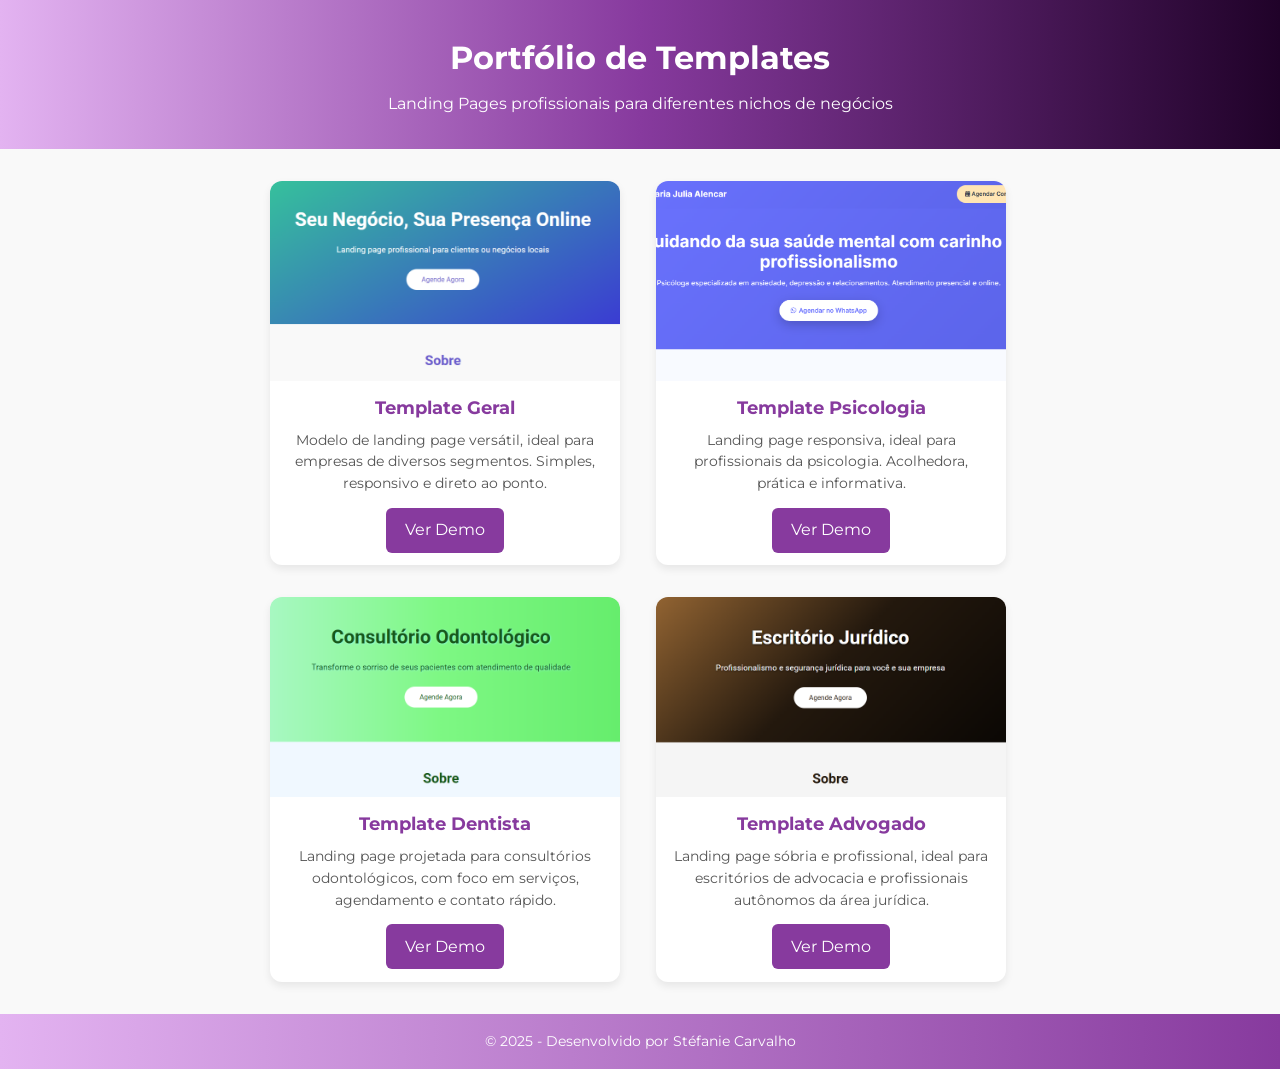
<file: index.html>
<!DOCTYPE html>
<html lang="pt-BR">
<head>
  <meta charset="UTF-8">
  <meta name="viewport" content="width=device-width, initial-scale=1.0">
  <title>Portfólio - Templates Landing Pages</title>
  <link rel="preconnect" href="https://fonts.googleapis.com">
  <link rel="preconnect" href="https://fonts.gstatic.com" crossorigin>
  <link href="https://fonts.googleapis.com/css2?family=Montserrat:wght@400;600;700&display=swap" rel="stylesheet">
  <style>
    * {
      margin: 0;
      padding: 0;
      box-sizing: border-box;
      font-family: 'Montserrat', sans-serif;
    }

    body {
      background: #f9f9f9;
      color: #333;
      line-height: 1.6;
    }

    header {
      background: linear-gradient(90deg,#e3b3f1,#873a9e,#200229);
      color: #fff;
      padding: 2rem;
      text-align: center;
    }

    header h1 {
      margin-bottom: 0.5rem;
    }

    .container {
      width: 90%;
      max-width: 740px;
      margin: 2rem auto;
      display: grid;
      justify-content: center;
      gap: 1rem;
      grid-template-columns: repeat(2, 1fr); /* padrão mobile */
    }

    @media(min-width: 900px) {
      .container {
        grid-template-columns: 1fr 1fr; /* 2 colunas desktop */
        gap: 2rem;
      }
    }

    .card {
      background: #fff;
      border-radius: 12px;
      box-shadow: 0 4px 8px rgba(0,0,0,0.08);
      overflow: hidden;
      display: flex;
      flex-direction: column;
      text-align: center;
      transition: transform 0.3s ease, box-shadow 0.3s ease;

      width: 100%; /* limita largura do card */
      max-width: 350px  /* centraliza dentro da coluna do grid */
    }


    .card img {
      width: 100%;
      height: 200px;
      object-fit: cover;
    }

    .card-content {
      padding: 0.8rem;
      flex: 1;
    }

    .card-content h2 {
      margin-bottom: 0.5rem;
      font-size: 1.1rem;
      color: #873a9e;
    }

    .card-content p {
      margin-bottom: 0.8rem;
      font-size: 0.85rem;
      color: #555;
    }

    .card:hover {
      transform: translateY(-8px);
      box-shadow: 0 6px 14px rgba(0,0,0,0.12);
    }

    .btn {
      display: inline-block;
      background: #873a9e;
      color: #fff;
      text-decoration: none;
      padding: 0.6rem 1.2rem;
      border-radius: 6px;
      transition: background 0.3s ease;
    }

    .btn:hover {
      background: #200229;
    }

    footer {
      text-align: center;
      padding: 1rem;
      background: linear-gradient(90deg,#e3b3f1,#873a9e);
      margin-top: 2rem;
      font-size: 0.9rem;
      color: #fff;
    }
  </style>
</head>
<body>
  <header>
    <h1>Portfólio de Templates</h1>
    <p>Landing Pages profissionais para diferentes nichos de negócios</p>
  </header>

  <main class="container">
    <!-- Template 1 -->
    <div class="card">
      <img src="./images/generico-1.png" alt="Template Geral">
      <div class="card-content">
        <h2>Template Geral</h2>
        <p>Modelo de landing page versátil, ideal para empresas de diversos segmentos. Simples, responsivo e direto ao ponto.</p>
        <a href="./template1/index.html" class="btn" target="_blank">Ver Demo</a>
      </div>
    </div>

    <!-- Template 2 -->
    <div class="card">
      <img src="./images/generico-2.png" alt="Template Psicologia">
      <div class="card-content">
        <h2>Template Psicologia</h2>
        <p>Landing page responsiva, ideal para profissionais da psicologia. Acolhedora, prática e informativa.</p>
        <a href="./template2/index.html" class="btn" target="_blank">Ver Demo</a>
      </div>
    </div>

    <!-- Template 3 -->
    <div class="card">
      <img src="./images/generico-3.png" alt="Template Dentista">
      <div class="card-content">
        <h2>Template Dentista</h2>
        <p>Landing page projetada para consultórios odontológicos, com foco em serviços, agendamento e contato rápido.</p>
        <a href="./template3/index.html" class="btn" target="_blank">Ver Demo</a>
      </div>
    </div>

    <!-- Template 4 -->
    <div class="card">
      <img src="./images/generico-4.png" alt="Template Advogado">
      <div class="card-content">
        <h2>Template Advogado</h2>
        <p>Landing page sóbria e profissional, ideal para escritórios de advocacia e profissionais autônomos da área jurídica.</p>
        <a href="./template4/index.html" class="btn" target="_blank">Ver Demo</a>
      </div>
    </div>
  </main>

  <footer>
    <p>© 2025 - Desenvolvido por Stéfanie Carvalho</p>
  </footer>
</body>
</html>
</file>
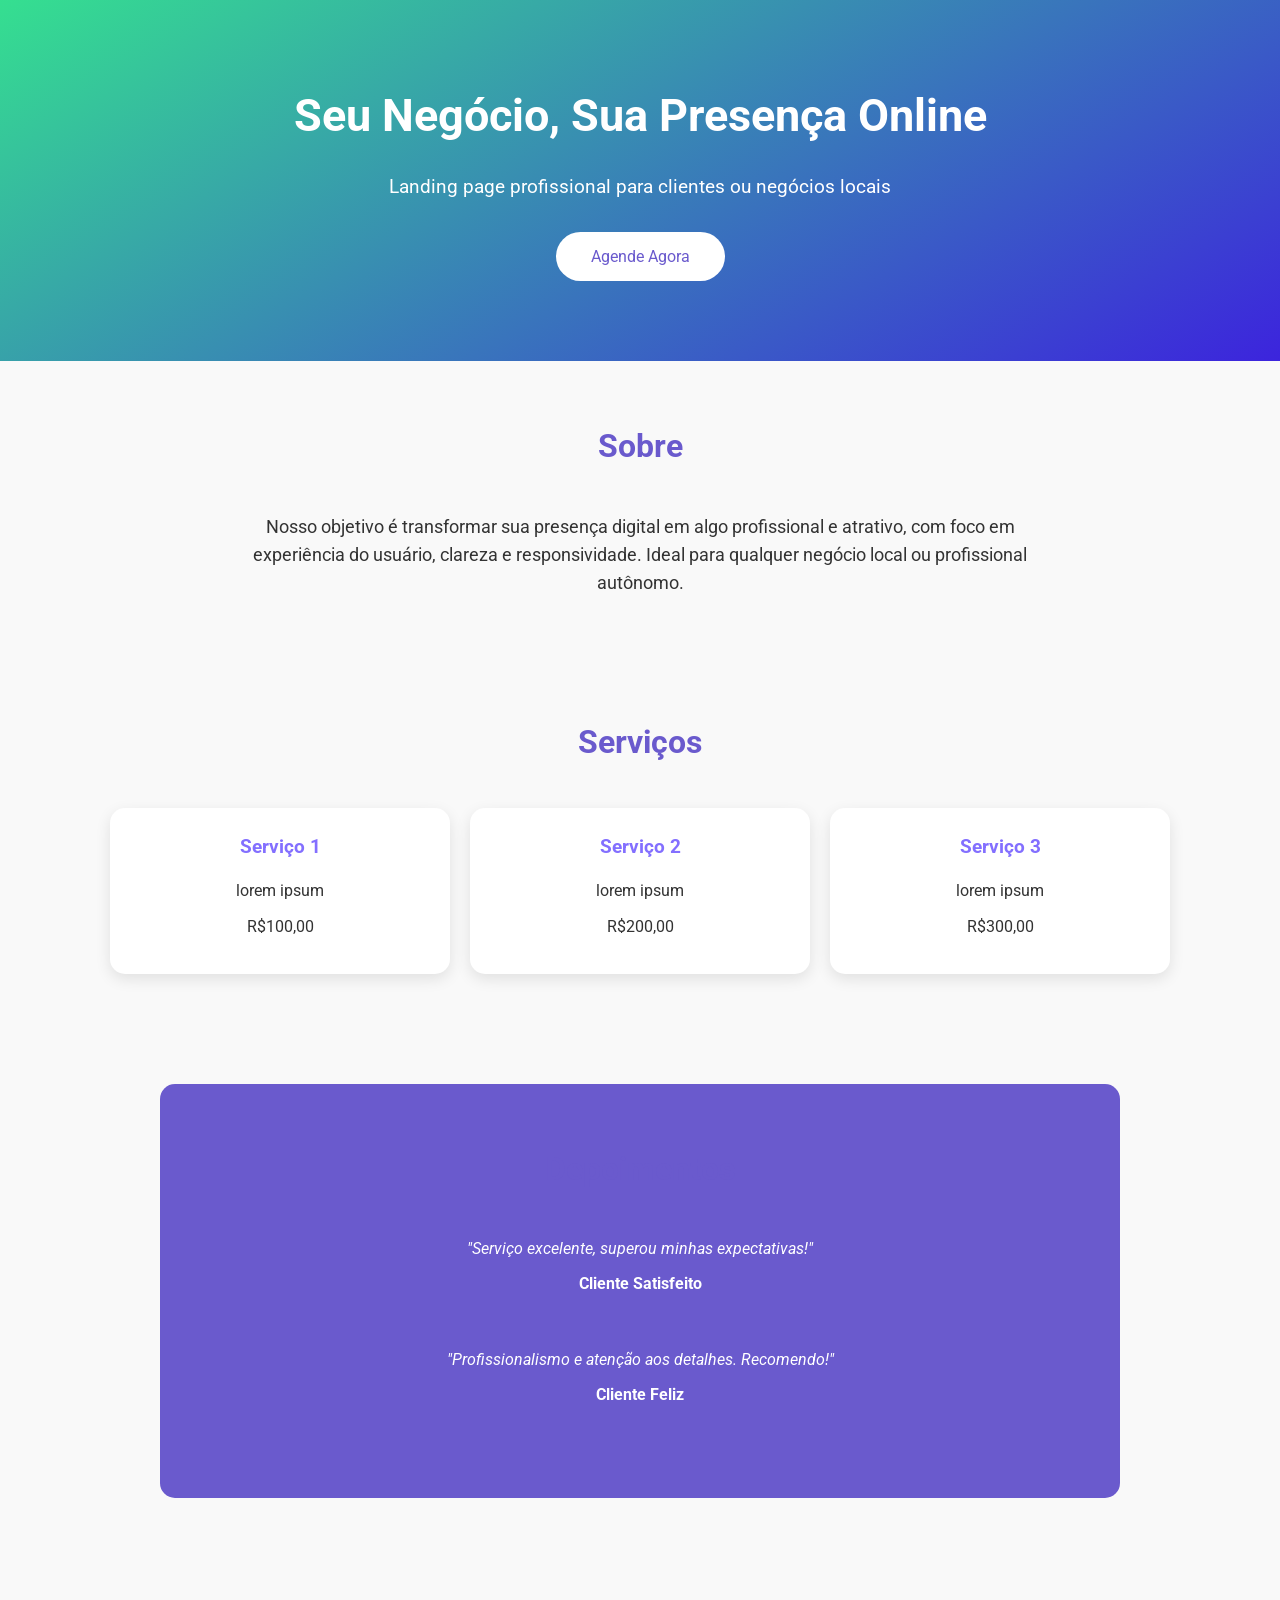
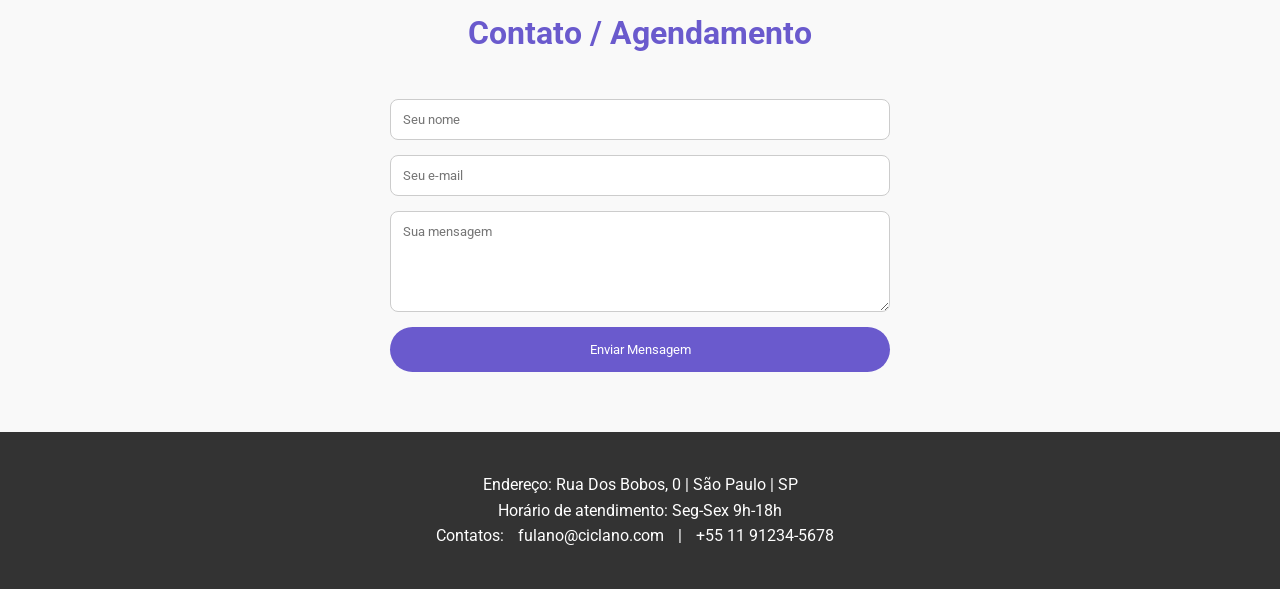
<file: template1/index.html>
<!DOCTYPE html>
<html lang="pt-BR">
<head>
  <meta charset="UTF-8">
  <meta name="viewport" content="width=device-width, initial-scale=1.0">
  <title>Landing Page Premium</title>
  <link href="https://fonts.googleapis.com/css2?family=Roboto:wght@400;700&display=swap" rel="stylesheet">
  <link rel="stylesheet" href="style.css">
</head>
<body>

<header>
  <h1>Seu Negócio, Sua Presença Online</h1>
  <p>Landing page profissional para clientes ou negócios locais</p>
  <button onclick="document.getElementById('contato').scrollIntoView({behavior:'smooth'})">Agende Agora</button>
</header>

<section class="sobre">
  <h2>Sobre</h2>
  <p>Nosso objetivo é transformar sua presença digital em algo profissional e atrativo, com foco em experiência do usuário, clareza e responsividade. Ideal para qualquer negócio local ou profissional autônomo.</p>
</section>

<section class="servicos">
  <h2>Serviços</h2>
  <div class="cards">
    <div class="card">
      <h3>Serviço 1</h3>
      <p>lorem ipsum</p>
      <p>R$100,00</p>
    </div>
    <div class="card">
      <h3>Serviço 2</h3>
      <p>lorem ipsum</p>
      <p>R$200,00</p>
    </div>
    <div class="card">
      <h3>Serviço 3</h3>
      <p>lorem ipsum</p>
      <p>R$300,00</p>
    </div>
  </div>
</section>

<section class="depoimentos">
  <h2>Depoimentos</h2>
  <div class="cards">
    <div class="depoimento">
      <p>"Serviço excelente, superou minhas expectativas!"</p>
      <h4>Cliente Satisfeito</h4>
    </div>
    <div class="depoimento">
      <p>"Profissionalismo e atenção aos detalhes. Recomendo!"</p>
      <h4>Cliente Feliz</h4>
    </div>
  </div>
</section>

<section class="contato" id="contato">
  <h2>Contato / Agendamento</h2>
  <form id="form-contato">
    <input type="text" name="nome" placeholder="Seu nome" required>
    <input type="email" name="email" placeholder="Seu e-mail" required>
    <textarea name="mensagem" rows="5" placeholder="Sua mensagem" required></textarea>
    <button type="submit" class="submit">Enviar Mensagem</button>
  </form>
</section>

<footer>
  <p>Endereço: Rua Dos Bobos, 0 | São Paulo | SP</p>
  <p>Horário de atendimento: Seg-Sex 9h-18h</p>
  <p>Contatos: <a href="mailto:email@exemplo.com">fulano@ciclano.com</a> | <a href="tel:+550000000000">+55 11 91234-5678</a></p>
</footer>

<script>
    // Exemplo simples de integração com EmailJS (você precisa criar conta e pegar keys)
  const form = document.getElementById('form-contato');
  form.addEventListener('submit', function(e){
    e.preventDefault();
    alert('Mensagem enviada! (Integração EmailJS ou outro serviço pode ser adicionada)');
    form.reset();
  });
</script>

</body>
</html>
</file>
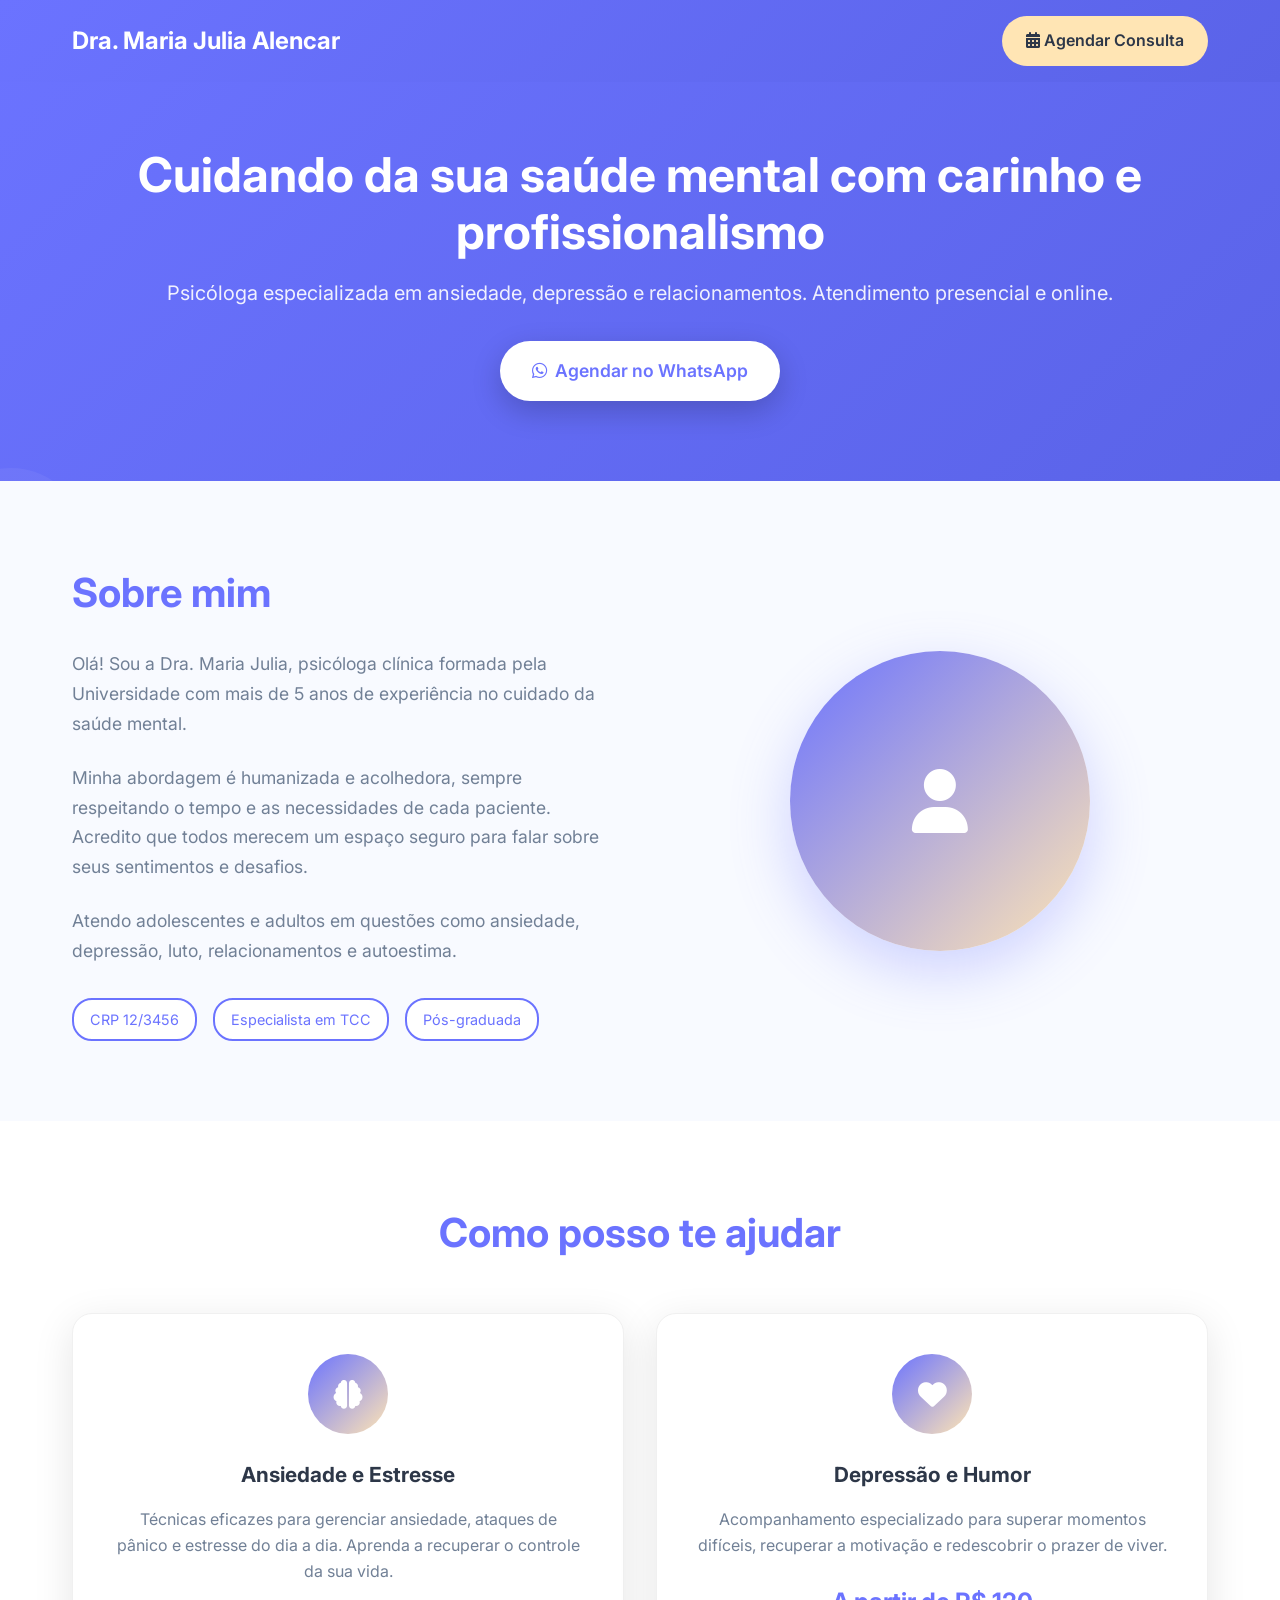
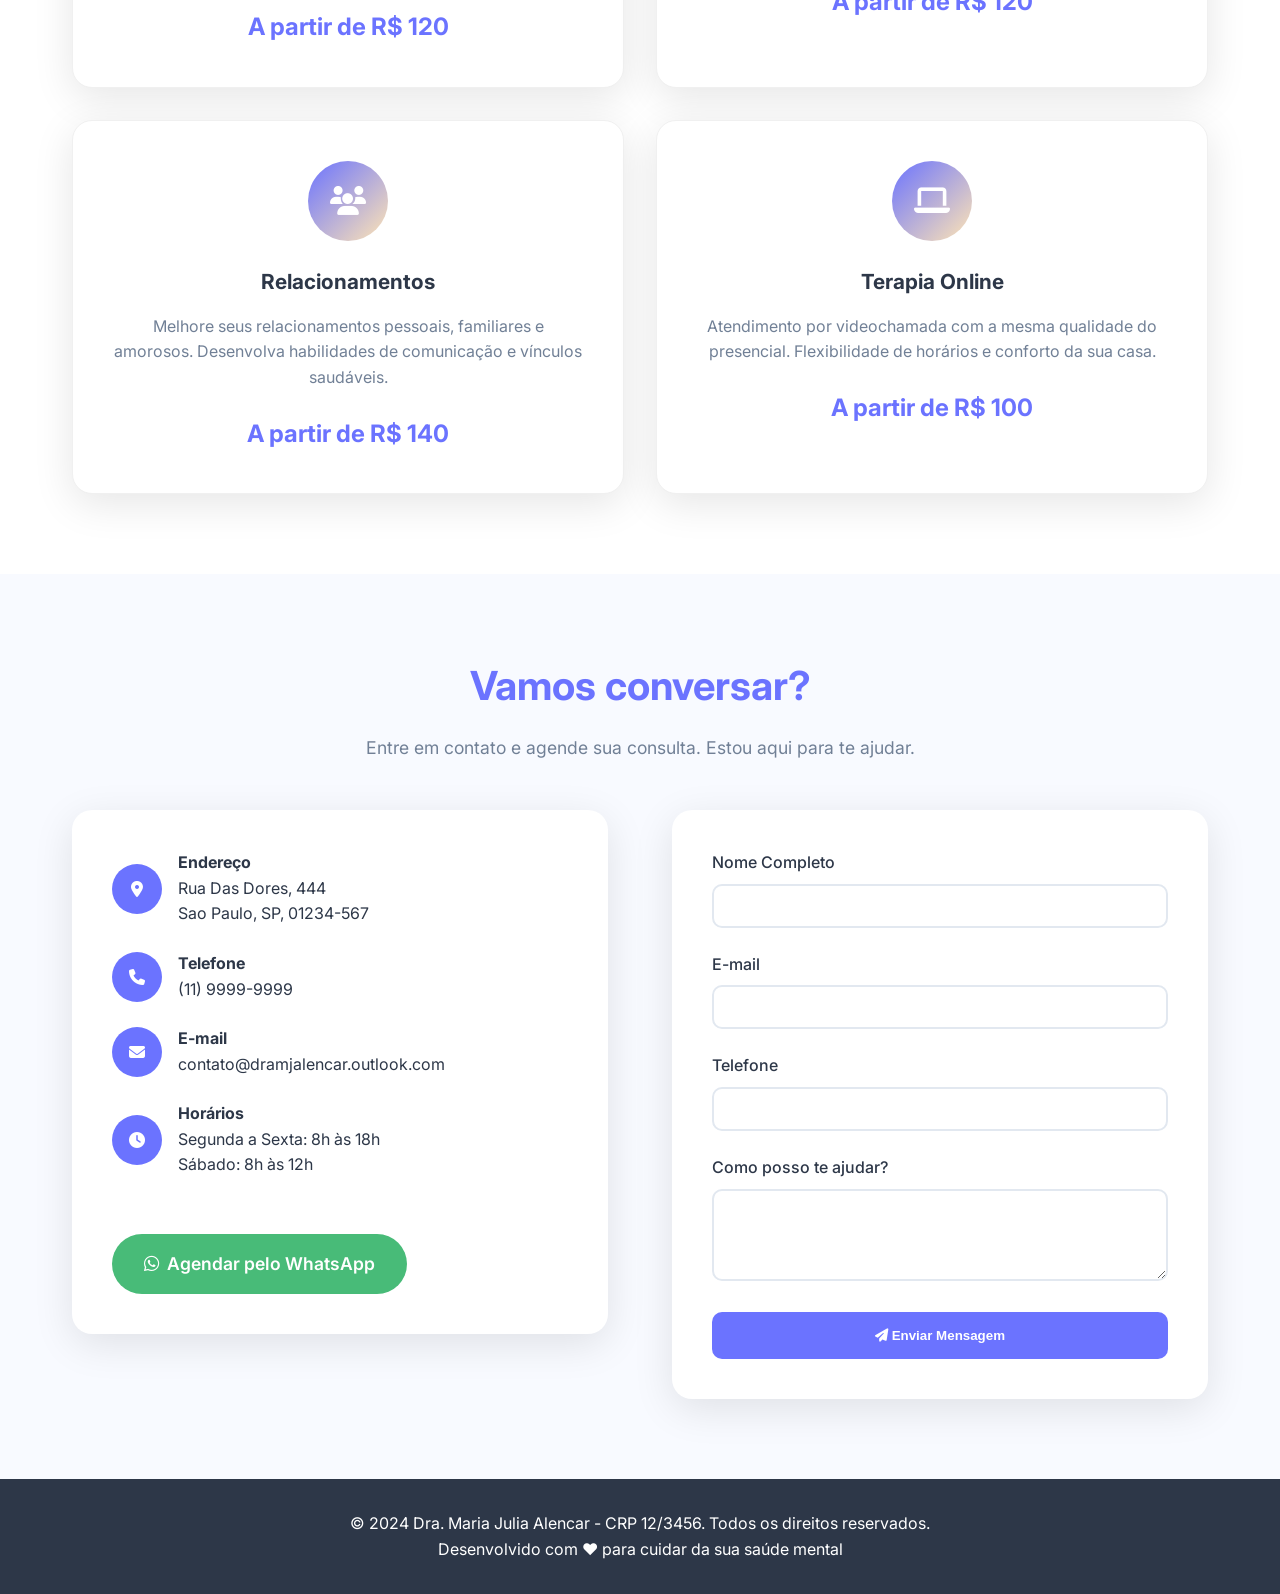
<file: template2/index.html>
<!DOCTYPE html>
<html lang="pt-BR">
<head>
    <meta charset="UTF-8">
    <meta name="viewport" content="width=device-width, initial-scale=1.0">
    <title>Dra. Maria Julia Alencar - Psicóloga Clínica | Terapia Online e Presencial</title>
    <meta name="description" content="Psicóloga especializada em ansiedade, depressão e relacionamentos. Atendimento presencial e online. Agende sua consulta.">
    
    <!-- Google Fonts -->
    <link href="https://fonts.googleapis.com/css2?family=Inter:wght@300;400;500;600;700&display=swap" rel="stylesheet">
    
    <!-- Font Awesome -->
    <link rel="stylesheet" href="https://cdnjs.cloudflare.com/ajax/libs/font-awesome/6.4.0/css/all.min.css">
    ><link rel="stylesheet" href="style.css">
</head>
<body>
    <!-- Header -->
    <header class="header">
        <div class="nav-container">
            <div class="logo">Dra. Maria Julia Alencar</div>
            <nav class="nav-menu">
                <li><a href="#sobre" style="color: white; text-decoration: none;">Sobre</a></li>
                <li><a href="#servicos" style="color: white; text-decoration: none;">Serviços</a></li>
                <li><a href="#contato" style="color: white; text-decoration: none;">Contato</a></li>
            </nav>
            <a href="#contato" class="cta-button">
                <i class="fas fa-calendar-alt"></i> Agendar Consulta
            </a>
        </div>
    </header>

    <!-- Hero Section -->
    <section class="hero">
        <div class="container">
            <h1 class="fade-in-up">Cuidando da sua saúde mental com carinho e profissionalismo</h1>
            <p class="hero-subtitle fade-in-up">Psicóloga especializada em ansiedade, depressão e relacionamentos. Atendimento presencial e online.</p>
            <a href="https://wa.me/5511999999999?text=Olá! Gostaria de agendar uma consulta" class="hero-cta fade-in-up">
                <i class="fab fa-whatsapp"></i> Agendar no WhatsApp
            </a>
        </div>
    </section>

    <!-- About Section -->
    <section id="sobre" class="about">
        <div class="container">
            <div class="about-content">
                <div class="about-text fade-in-up">
                    <h2>Sobre mim</h2>
                    <p>Olá! Sou a Dra. Maria Julia, psicóloga clínica formada pela Universidade com mais de 5 anos de experiência no cuidado da saúde mental.</p>
                    <p>Minha abordagem é humanizada e acolhedora, sempre respeitando o tempo e as necessidades de cada paciente. Acredito que todos merecem um espaço seguro para falar sobre seus sentimentos e desafios.</p>
                    <p>Atendo adolescentes e adultos em questões como ansiedade, depressão, luto, relacionamentos e autoestima.</p>
                    
                    <div class="credentials">
                        <span class="credential">CRP 12/3456</span>
                        <span class="credential">Especialista em TCC</span>
                        <span class="credential">Pós-graduada</span>
                    </div>
                </div>
                <div class="about-image fade-in-up">
                    <div class="profile-img">
                        <i class="fas fa-user"></i>
                    </div>
                </div>
            </div>
        </div>
    </section>

    <!-- Services Section -->
    <section id="servicos" class="services">
        <div class="container">
            <h2 class="fade-in-up">Como posso te ajudar</h2>
            <div class="services-grid">
                <div class="service-card fade-in-up">
                    <div class="service-icon">
                        <i class="fas fa-brain"></i>
                    </div>
                    <h3>Ansiedade e Estresse</h3>
                    <p>Técnicas eficazes para gerenciar ansiedade, ataques de pânico e estresse do dia a dia. Aprenda a recuperar o controle da sua vida.</p>
                    <div class="service-price">A partir de R$ 120</div>
                </div>
                
                <div class="service-card fade-in-up">
                    <div class="service-icon">
                        <i class="fas fa-heart"></i>
                    </div>
                    <h3>Depressão e Humor</h3>
                    <p>Acompanhamento especializado para superar momentos difíceis, recuperar a motivação e redescobrir o prazer de viver.</p>
                    <div class="service-price">A partir de R$ 120</div>
                </div>
                
                <div class="service-card fade-in-up">
                    <div class="service-icon">
                        <i class="fas fa-users"></i>
                    </div>
                    <h3>Relacionamentos</h3>
                    <p>Melhore seus relacionamentos pessoais, familiares e amorosos. Desenvolva habilidades de comunicação e vínculos saudáveis.</p>
                    <div class="service-price">A partir de R$ 140</div>
                </div>
                
                <div class="service-card fade-in-up">
                    <div class="service-icon">
                        <i class="fas fa-laptop"></i>
                    </div>
                    <h3>Terapia Online</h3>
                    <p>Atendimento por videochamada com a mesma qualidade do presencial. Flexibilidade de horários e conforto da sua casa.</p>
                    <div class="service-price">A partir de R$ 100</div>
                </div>
            </div>
        </div>
    </section>

    <!-- Contact Section -->
    <section id="contato" class="contact">
        <div class="container">
            <h2 class="fade-in-up">Vamos conversar?</h2>
            <p class="contact-subtitle fade-in-up">Entre em contato e agende sua consulta. Estou aqui para te ajudar.</p>
            
            <div class="contact-content">
                <div class="contact-info fade-in-up">
                    <div class="contact-item">
                        <div class="contact-icon">
                            <i class="fas fa-map-marker-alt"></i>
                        </div>
                        <div>
                            <h4>Endereço</h4>
                            <p>Rua Das Dores, 444<br>Sao Paulo, SP, 01234-567</p>
                        </div>
                    </div>
                    
                    <div class="contact-item">
                        <div class="contact-icon">
                            <i class="fas fa-phone"></i>
                        </div>
                        <div>
                            <h4>Telefone</h4>
                            <p>(11) 9999-9999</p>
                        </div>
                    </div>
                    
                    <div class="contact-item">
                        <div class="contact-icon">
                            <i class="fas fa-envelope"></i>
                        </div>
                        <div>
                            <h4>E-mail</h4>
                            <p>contato@dramjalencar.outlook.com</p>
                        </div>
                    </div>
                    
                    <div class="contact-item">
                        <div class="contact-icon">
                            <i class="fas fa-clock"></i>
                        </div>
                        <div>
                            <h4>Horários</h4>
                            <p>Segunda a Sexta: 8h às 18h<br>Sábado: 8h às 12h</p>
                        </div>
                    </div>
                    
                    <a href="https://wa.me/5511999999999?text=Olá! Gostaria de agendar uma consulta" class="whatsapp-button">
                        <i class="fab fa-whatsapp"></i> Agendar pelo WhatsApp
                    </a>
                </div>
                
                <div class="form-container fade-in-up">
                    <form id="contactForm">
                        <div class="form-group">
                            <label for="name">Nome Completo</label>
                            <input type="text" id="name" name="name" required>
                        </div>
                        
                        <div class="form-group">
                            <label for="email">E-mail</label>
                            <input type="email" id="email" name="email" required>
                        </div>
                        
                        <div class="form-group">
                            <label for="phone">Telefone</label>
                            <input type="tel" id="phone" name="phone" required>
                        </div>
                        
                        <div class="form-group">
                            <label for="message">Como posso te ajudar?</label>
                            <textarea id="message" name="message" rows="4" required></textarea>
                        </div>
                        
                        <button type="submit" class="submit-btn">
                            <i class="fas fa-paper-plane"></i> Enviar Mensagem
                        </button>
                    </form>
                </div>
            </div>
        </div>
    </section>

    <!-- Footer -->
    <footer class="footer">
        <div class="container">
            <p>&copy; 2024 Dra. Maria Julia Alencar - CRP 12/3456. Todos os direitos reservados.</p>
            <p>Desenvolvido com ❤️ para cuidar da sua saúde mental</p>
        </div>
    </footer>
</body>
</html>
</file>
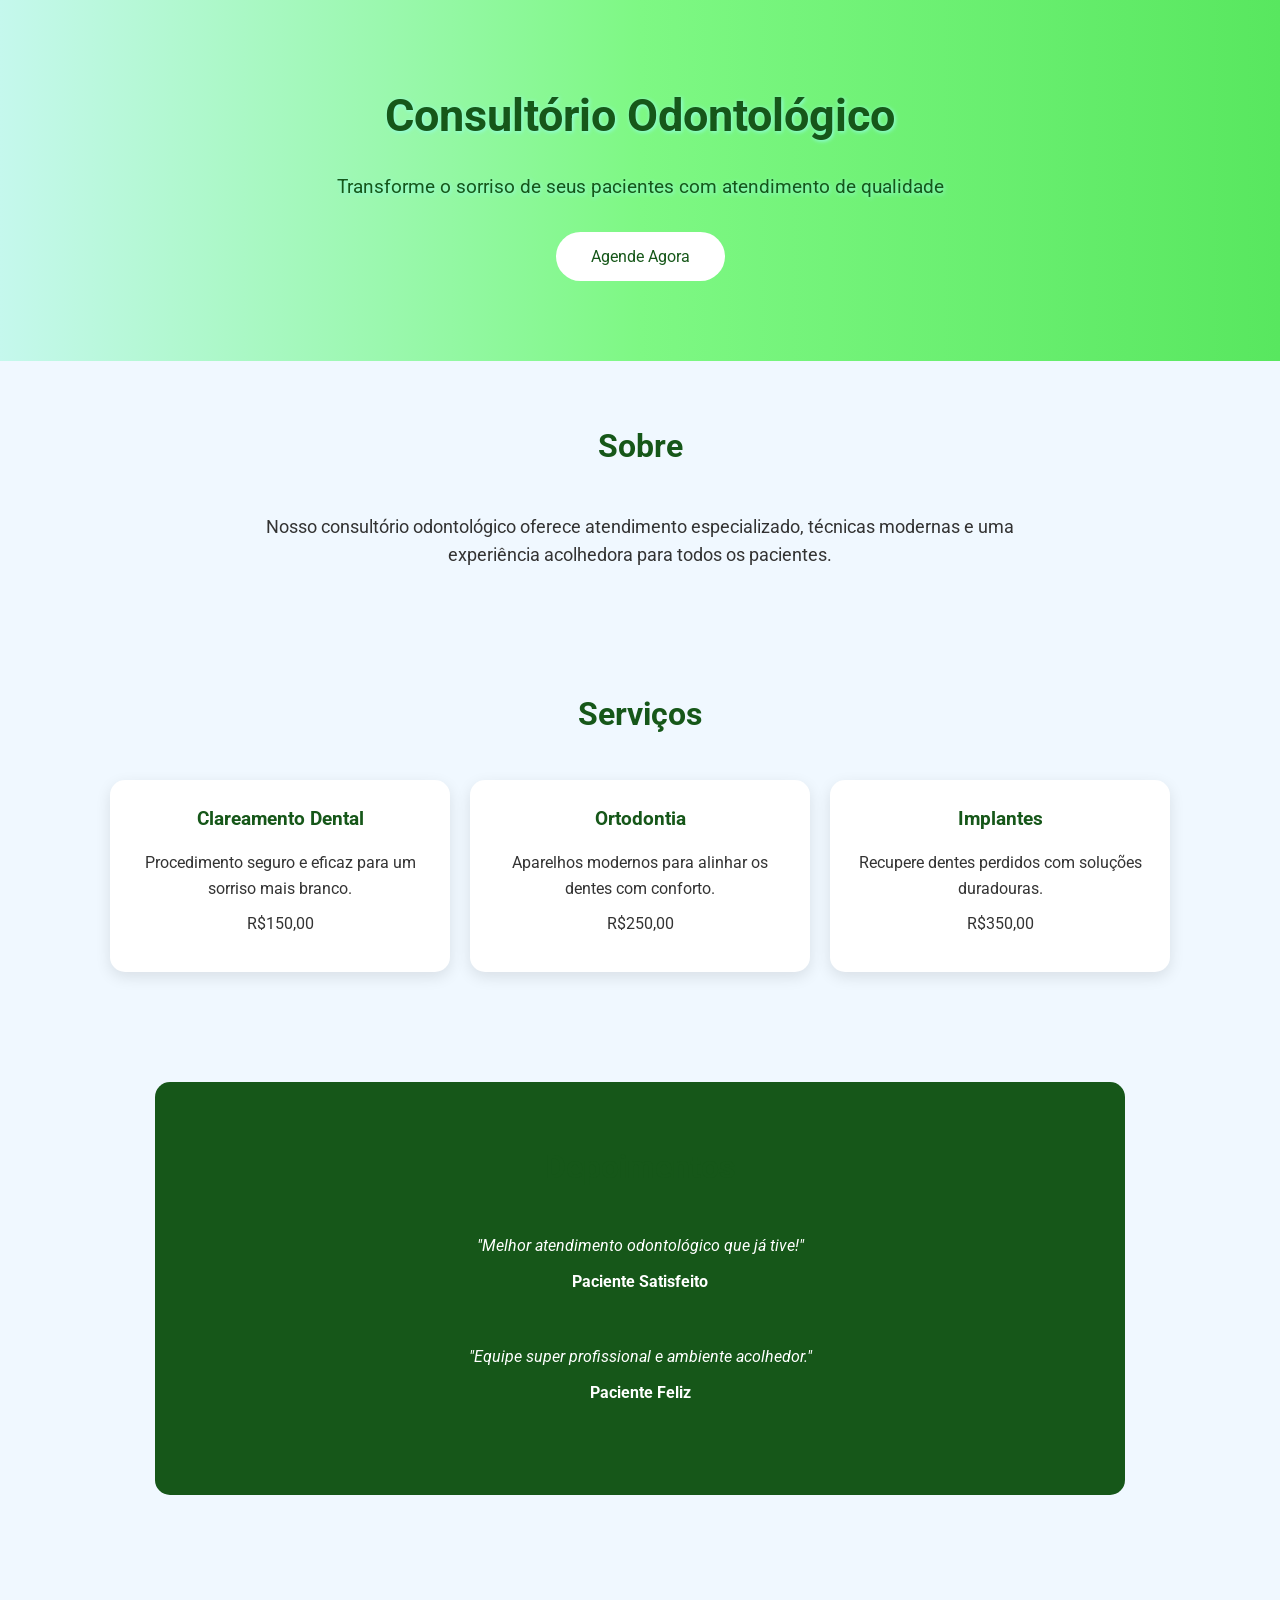
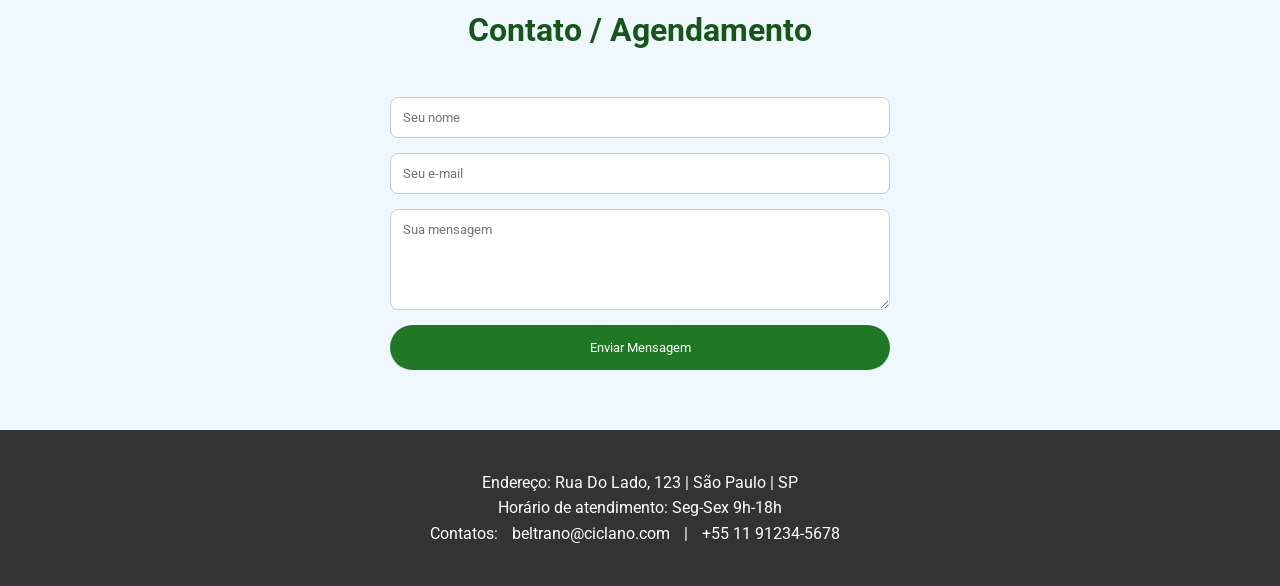
<file: template3/index.html>
<!DOCTYPE html>
<html lang="pt-BR">
<head>
  <meta charset="UTF-8">
  <meta name="viewport" content="width=device-width, initial-scale=1.0">
  <title>Landing Page Dentista</title>
  <link href="https://fonts.googleapis.com/css2?family=Roboto:wght@400;700&display=swap" rel="stylesheet">
  <link rel="stylesheet" href="style.css">
</head>
<body>

<!--HEADER-->
<header>
  <h1>Consultório Odontológico</h1>
  <p>Transforme o sorriso de seus pacientes com atendimento de qualidade</p>
  <button onclick="document.getElementById('contato').scrollIntoView({behavior:'smooth'})">Agende Agora</button>
</header>

<!--ABOUT-->
<section class="sobre">
  <h2>Sobre</h2>
  <p>Nosso consultório odontológico oferece atendimento especializado, técnicas modernas e uma experiência acolhedora para todos os pacientes.</p>
</section>

<!--SERVICES-->
<section class="servicos">
  <h2>Serviços</h2>
  <div class="cards">
    <div class="card">
      <h3>Clareamento Dental</h3>
      <p>Procedimento seguro e eficaz para um sorriso mais branco.</p>
      <p>R$150,00</p>
    </div>
    <div class="card">
      <h3>Ortodontia</h3>
      <p>Aparelhos modernos para alinhar os dentes com conforto.</p>
      <p>R$250,00</p>
    </div>
    <div class="card">
      <h3>Implantes</h3>
      <p>Recupere dentes perdidos com soluções duradouras.</p>
      <p>R$350,00</p>
    </div>
  </div>
</section>

<!--COMENTS-->
<section class="depoimentos">
  <h2>Depoimentos</h2>
  <div class="cards">
    <div class="depoimento">
      <p>"Melhor atendimento odontológico que já tive!"</p>
      <h4>Paciente Satisfeito</h4>
    </div>
    <div class="depoimento">
      <p>"Equipe super profissional e ambiente acolhedor."</p>
      <h4>Paciente Feliz</h4>
    </div>
  </div>
</section>

<!--CONTACT-->
<section class="contato" id="contato">
  <h2>Contato / Agendamento</h2>
  <form id="form-contato">
    <input type="text" name="nome" placeholder="Seu nome" required>
    <input type="email" name="email" placeholder="Seu e-mail" required>
    <textarea name="mensagem" rows="5" placeholder="Sua mensagem" required></textarea>
    <button type="submit" class="submit">Enviar Mensagem</button>
  </form>
</section>

<!--FOOTER-->
<footer>
  <p>Endereço: Rua Do Lado, 123 | São Paulo | SP</p>
  <p>Horário de atendimento: Seg-Sex 9h-18h</p>
  <p>Contatos: <a href="mailto:email@exemplo.com">beltrano@ciclano.com</a> | <a href="tel:+550000000000">+55 11 91234-5678</a></p>
</footer>

<script>
  const form = document.getElementById('form-contato');
  form.addEventListener('submit', function(e){
    e.preventDefault();
    alert('Mensagem enviada! (Integração EmailJS ou outro serviço pode ser adicionada)');
    form.reset();
  });
</script>

</body>
</html>
</file>
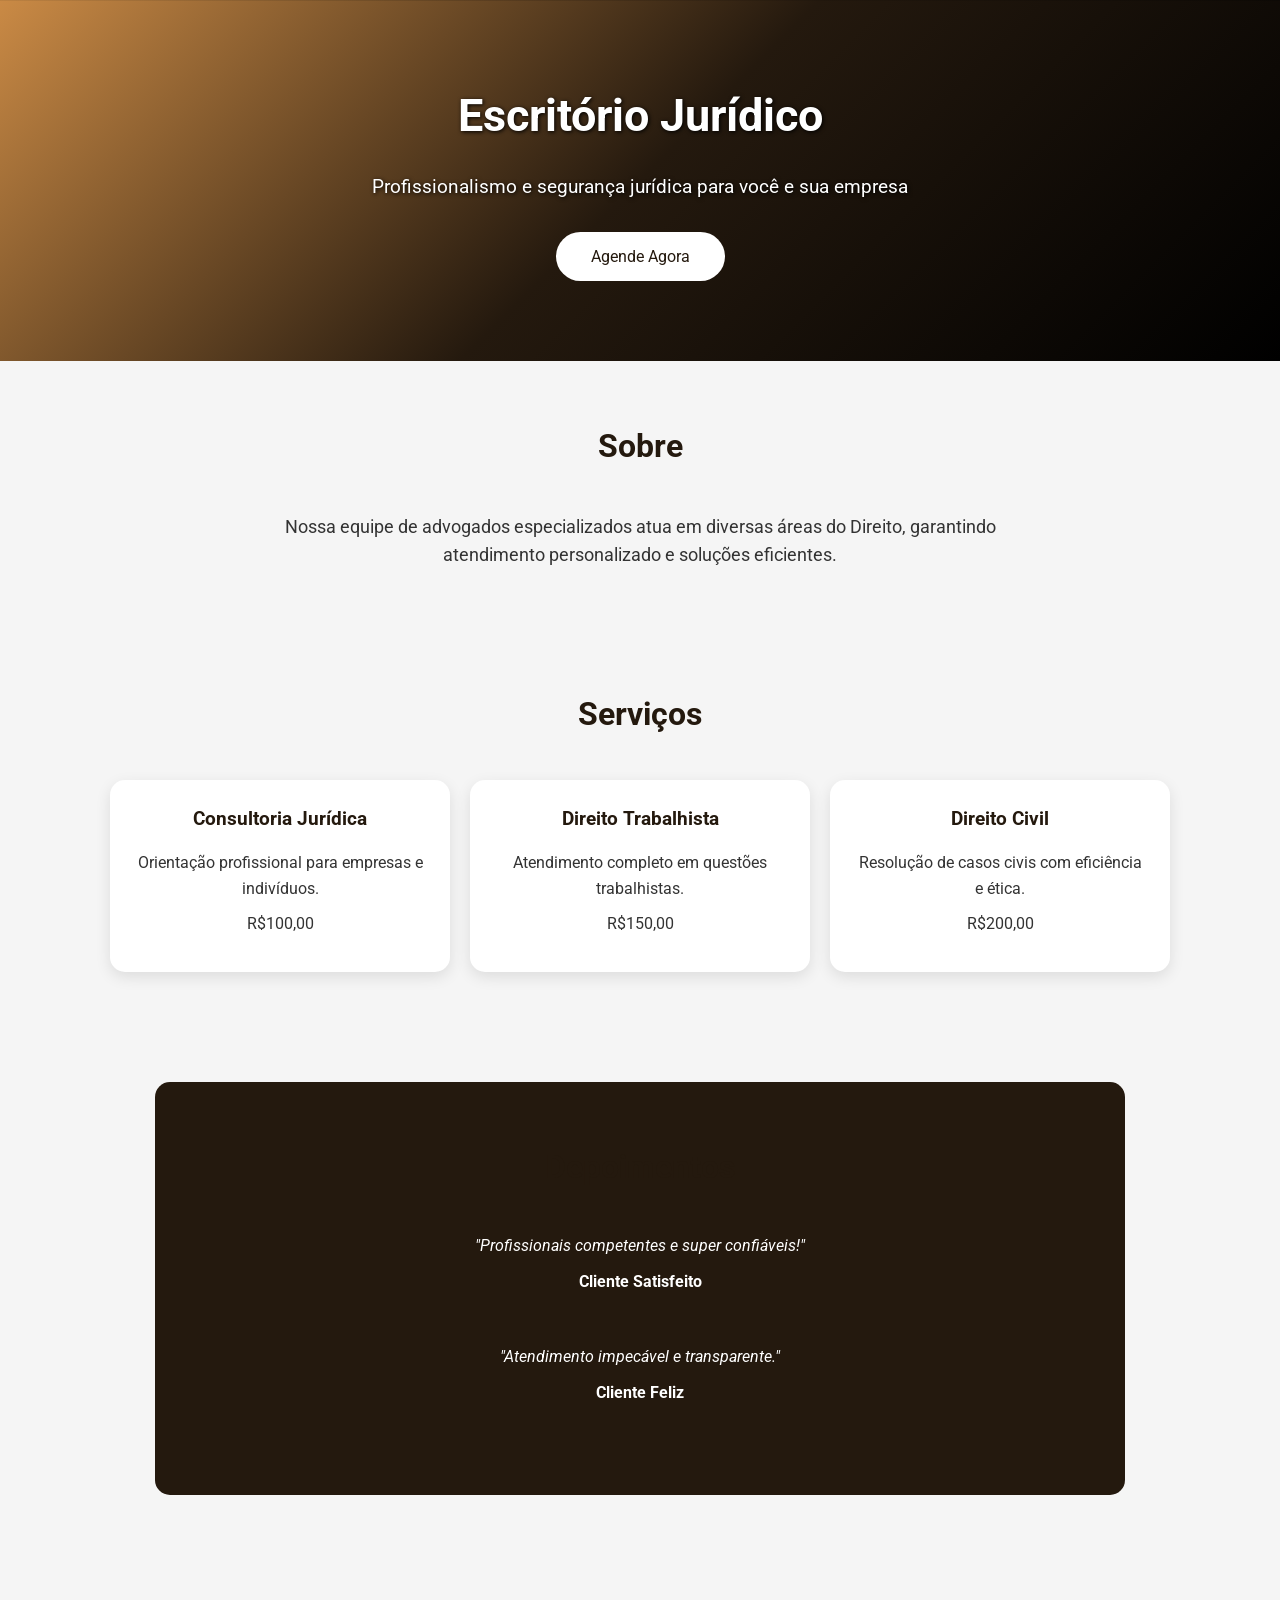
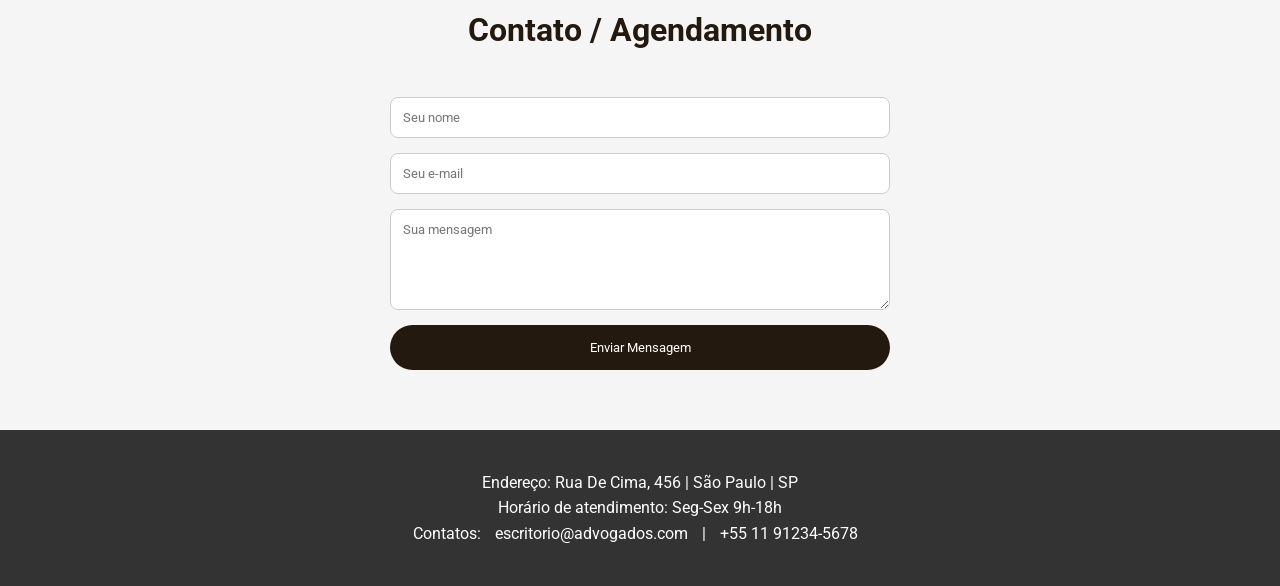
<file: template4/index.html>
<!DOCTYPE html>
<html lang="pt-BR">
<head>
  <meta charset="UTF-8">
  <meta name="viewport" content="width=device-width, initial-scale=1.0">
  <title>Landing Page Advogados</title>
  <link href="https://fonts.googleapis.com/css2?family=Roboto:wght@400;700&display=swap" rel="stylesheet">
  <link rel="stylesheet" href="style.css">
</head>
<body>

<header>
  <h1>Escritório Jurídico</h1>
  <p>Profissionalismo e segurança jurídica para você e sua empresa</p>
  <button onclick="document.getElementById('contato').scrollIntoView({behavior:'smooth'})">Agende Agora</button>
</header>

<section class="sobre">
  <h2>Sobre</h2>
  <p>Nossa equipe de advogados especializados atua em diversas áreas do Direito, garantindo atendimento personalizado e soluções eficientes.</p>
</section>

<section class="servicos">
  <h2>Serviços</h2>
  <div class="cards">
    <div class="card">
      <h3>Consultoria Jurídica</h3>
      <p>Orientação profissional para empresas e indivíduos.</p>
      <p>R$100,00</p>
    </div>
    <div class="card">
      <h3>Direito Trabalhista</h3>
      <p>Atendimento completo em questões trabalhistas.</p>
      <p>R$150,00</p>
    </div>
    <div class="card">
      <h3>Direito Civil</h3>
      <p>Resolução de casos civis com eficiência e ética.</p>
      <p>R$200,00</p>
    </div>
  </div>
</section>

<section class="depoimentos">
  <h2>Depoimentos</h2>
  <div class="cards">
    <div class="depoimento">
      <p>"Profissionais competentes e super confiáveis!"</p>
      <h4>Cliente Satisfeito</h4>
    </div>
    <div class="depoimento">
      <p>"Atendimento impecável e transparente."</p>
      <h4>Cliente Feliz</h4>
    </div>
  </div>
</section>

<section class="contato" id="contato">
  <h2>Contato / Agendamento</h2>
  <form id="form-contato">
    <input type="text" name="nome" placeholder="Seu nome" required>
    <input type="email" name="email" placeholder="Seu e-mail" required>
    <textarea name="mensagem" rows="5" placeholder="Sua mensagem" required></textarea>
    <button type="submit" class="submit">Enviar Mensagem</button>
  </form>
</section>

<footer>
  <p>Endereço: Rua De Cima, 456 | São Paulo | SP</p>
  <p>Horário de atendimento: Seg-Sex 9h-18h</p>
  <p>Contatos: <a href="mailto:beltrano@ciclano.com">escritorio@advogados.com</a> | <a href="tel:+5511912345678">+55 11 91234-5678</a></p>
</footer>

<script>
    const form = document.getElementById('form-contato');
  form.addEventListener('submit', function(e){
    e.preventDefault();
    alert('Mensagem enviada! (Integração EmailJS ou outro serviço pode ser adicionada)');
    form.reset();
  });
</script>

</body>
</html>
</file>
<file: template1/style.css>
*{
    margin:0;
    padding:0;
    box-sizing:border-box;
    font-family:'Roboto',sans-serif;
}

body{
    line-height:1.6;
    color:#333;
    background:#f9f9f9;
}

a{
    text-decoration:none;
    color:inherit;
}

/* HEADER */
header{
    background:linear-gradient(150deg,#35df90,#3c24dd);
    color:#fff;
    padding:80px 20px;
    text-align:center;
}

header h1{
    font-size:2.8rem;
    margin-bottom:20px;
}

header p{
    font-size:1.2rem;
    margin-bottom:30px;
}

header button{
    padding:15px 35px;
    font-size:1rem;
    border:none;
    background:#fff;
    color:#6a5acd;
    cursor:pointer;
    border-radius:50px;
    transition:0.3s;
}

header button:hover{
    background:#fff;
    color:#836fff;
    transform:scale(1.05);
}

/* SEÇÕES */
section{
    padding:60px 20px;
    max-width:1100px;
    margin:0 auto;
}

h2{
    text-align:center;
    font-size:2rem;
    margin-bottom:40px;
    color:#6a5acd;
}

/* SOBRE */
.sobre p{
    text-align:center;
    font-size:1.1rem;
    max-width:800px;
    margin:0 auto;
}

/* SERVIÇOS */
.cards{
    display:flex;
    flex-wrap:wrap;
    gap:20px;
    justify-content:center;
}

.card{
    background:#fff;
    padding:25px;
    border-radius:15px;
    flex:1 1 280px;
    text-align:center;
    box-shadow:0 5px 15px rgba(0,0,0,0.1);
    transition:0.3s;
}

.card:hover{
    transform:translateY(-10px);
    box-shadow:0 10px 20px rgba(0,0,0,0.15);
}

.card h3{
    margin-bottom:15px;color:#836fff;
}
.card p{
    margin-bottom:10px;
}

/* DEPOIMENTOS */
.depoimentos{
    background:#6a5acd;
    color:#fff;
    padding:60px 20px;
    border-radius:15px;
    margin:50px 160px;
}

.depoimentos .cards{
    flex-direction:column;
}

.depoimento{
    margin-bottom:30px;
    text-align:center;
}

.depoimento p{
    font-style:italic;
    margin-bottom:10px;
}

.depoimento h4{
    font-weight:700;
}

/* CONTATO */
form{
    display:flex;
    flex-direction:column;
    gap:15px;
    max-width:500px;
    margin:0 auto;
}

input,textarea{
    padding:12px;
    border:1px solid #ccc;
    border-radius:8px;
    width:100%;
}

button.submit{
    background:#6a5acd;
    color:#fff;
    border:none;
    padding:15px;
    border-radius:50px;
    cursor:pointer;
    transition:0.3s;
}
button.submit:hover{
    background:#836fff;
    transform:scale(1.05);
}

/* FOOTER */
footer{
    background:#333;
    color:#fff;
    text-align:center;
    padding:40px 20px;
}
footer a{
    color:#fff;
    margin:0 10px;
}

@media(max-width:768px){
    .cards{
        flex-direction:column;
    }
}
</file>
<file: template2/style.css>
* {
    margin: 0;
    padding: 0;
    box-sizing: border-box;
}
:root {
    --primary: #6B73FF;
    --primary-dark: #5A63E8;
    --secondary: #F8FAFF;
    --accent: #FFE5B4;
    --text-dark: #2D3748;
    --text-gray: #718096;
    --white: #FFFFFF;
    --success: #48BB78;
}

body {
    font-family: 'Inter', sans-serif;
    line-height: 1.6;
    color: var(--text-dark);
    overflow-x: hidden;
}

/* Header */
.header {
    background: linear-gradient(135deg, var(--primary), var(--primary-dark));
    color: var(--white);
    padding: 1rem 0;
    position: fixed;
    width: 100%;
    top: 0;
    z-index: 1000;
    backdrop-filter: blur(10px);
}

.nav-container {
    max-width: 1200px;
    margin: 0 auto;
    display: flex;
    justify-content: space-between;
    align-items: center;
    padding: 0 2rem;
}

.logo {
    font-size: 1.5rem;
    font-weight: 700;
}

.nav-menu {
    display: none;
    list-style: none;
    gap: 2rem;
}

.cta-button {
    background: var(--accent);
    color: var(--text-dark);
    padding: 0.75rem 1.5rem;
    border-radius: 25px;
    text-decoration: none;
    font-weight: 600;
    transition: transform 0.3s ease;
}

.cta-button:hover {
    transform: translateY(-2px);
}

/* Hero Section */
.hero {
    background: linear-gradient(135deg, var(--primary), var(--primary-dark));
    color: var(--white);
    padding: 120px 0 80px;
    text-align: center;
    position: relative;
    overflow: hidden;
}

.hero::before {
    content: '';
    position: absolute;
    top: -50%;
    right: -10%;
    width: 200px;
    height: 200px;
    background: rgba(255, 255, 255, 0.1);
    border-radius: 50%;
    animation: float 6s ease-in-out infinite;
}

.hero::after {
    content: '';
    position: absolute;
    bottom: -30%;
    left: -5%;
    width: 150px;
    height: 150px;
    background: rgba(255, 255, 255, 0.05);
    border-radius: 50%;
    animation: float 8s ease-in-out infinite reverse;
}

@keyframes float {
    0%, 100% { transform: translateY(0px); }
    50% { transform: translateY(-20px); }
}

.container {
    max-width: 1200px;
    margin: 0 auto;
    padding: 0 2rem;
    position: relative;
}

.hero h1 {
    font-size: 3rem;
    margin-bottom: 1rem;
    font-weight: 700;
    line-height: 1.2;
}

.hero-subtitle {
    font-size: 1.25rem;
    margin-bottom: 2rem;
    opacity: 0.9;
}

.hero-cta {
    display: inline-flex;
    align-items: center;
    gap: 0.5rem;
    background: var(--white);
    color: var(--primary);
    padding: 1rem 2rem;
    border-radius: 50px;
    text-decoration: none;
    font-weight: 600;
    font-size: 1.1rem;
    transition: all 0.3s ease;
    box-shadow: 0 10px 30px rgba(0,0,0,0.2);
}

.hero-cta:hover {
    transform: translateY(-3px);
    box-shadow: 0 15px 40px rgba(0,0,0,0.3);
}

/* About Section */
.about {
    padding: 80px 0;
    background: var(--secondary);
}

.about-content {
    display: grid;
    grid-template-columns: 1fr 1fr;
    gap: 4rem;
    align-items: center;
}

.about-text h2 {
    font-size: 2.5rem;
    margin-bottom: 1.5rem;
    color: var(--primary);
}

.about-text p {
    font-size: 1.1rem;
    margin-bottom: 1.5rem;
    color: var(--text-gray);
    line-height: 1.7;
}

.about-image {
    text-align: center;
    position: relative;
}

.profile-img {
    width: 300px;
    height: 300px;
    border-radius: 50%;
    background: linear-gradient(135deg, var(--primary), var(--accent));
    display: flex;
    align-items: center;
    justify-content: center;
    margin: 0 auto;
    font-size: 4rem;
    color: var(--white);
    box-shadow: 0 20px 60px rgba(107, 115, 255, 0.3);
}

.credentials {
    display: flex;
    gap: 1rem;
    margin-top: 2rem;
    flex-wrap: wrap;
}

.credential {
    background: var(--white);
    padding: 0.5rem 1rem;
    border-radius: 20px;
    font-size: 0.9rem;
    color: var(--primary);
    border: 2px solid var(--primary);
}

/* Services Section */
.services {
    padding: 80px 0;
}

.services h2 {
    text-align: center;
    font-size: 2.5rem;
    margin-bottom: 3rem;
    color: var(--primary);
}

.services-grid {
    display: grid;
    grid-template-columns: repeat(auto-fit, minmax(370px, 1fr));
    gap: 2rem;
}

.service-card {
    background: var(--white);
    padding: 2.5rem;
    border-radius: 20px;
    text-align: center;
    box-shadow: 0 10px 40px rgba(0,0,0,0.1);
    transition: transform 0.3s ease;
    border: 1px solid #f0f0f0;
}

.service-card:hover {
    transform: translateY(-10px);
    box-shadow: 0 20px 60px rgba(0,0,0,0.15);
}

.service-icon {
    width: 80px;
    height: 80px;
    background: linear-gradient(135deg, var(--primary), var(--accent));
    border-radius: 50%;
    display: flex;
    align-items: center;
    justify-content: center;
    margin: 0 auto 1.5rem;
    font-size: 1.8rem;
    color: var(--white);
}

.service-card h3 {
    font-size: 1.3rem;
    margin-bottom: 1rem;
    color: var(--text-dark);
}

.service-card p {
    color: var(--text-gray);
    line-height: 1.6;
    margin-bottom: 1.5rem;
}

.service-price {
    font-size: 1.5rem;
    font-weight: 700;
    color: var(--primary);
}

/* Contact Section */
.contact {
    background: var(--secondary);
    padding: 80px 0;
}

.contact h2 {
    text-align: center;
    font-size: 2.5rem;
    margin-bottom: 1rem;
    color: var(--primary);
}

.contact-subtitle {
    text-align: center;
    font-size: 1.1rem;
    margin-bottom: 3rem;
    color: var(--text-gray);
}

.contact-content {
    display: grid;
    grid-template-columns: 1fr 1fr;
    gap: 4rem;
    align-items: start;
}

.contact-info {
    background: var(--white);
    padding: 2.5rem;
    border-radius: 20px;
    box-shadow: 0 10px 40px rgba(0,0,0,0.1);
}

.contact-item {
    display: flex;
    align-items: center;
    gap: 1rem;
    margin-bottom: 1.5rem;
}

.contact-icon {
    width: 50px;
    height: 50px;
    background: var(--primary);
    border-radius: 50%;
    display: flex;
    align-items: center;
    justify-content: center;
    color: var(--white);
}

.whatsapp-button {
    display: inline-flex;
    align-items: center;
    gap: 0.5rem;
    background: var(--success);
    color: var(--white);
    padding: 1rem 2rem;
    border-radius: 50px;
    text-decoration: none;
    font-weight: 600;
    margin-top: 2rem;
    transition: all 0.3s ease;
    font-size: 1.1rem;
}

.whatsapp-button:hover {
    background: #38A169;
    transform: translateY(-2px);
}

.form-container {
    background: var(--white);
    padding: 2.5rem;
    border-radius: 20px;
    box-shadow: 0 10px 40px rgba(0,0,0,0.1);
}

.form-group {
    margin-bottom: 1.5rem;
}

.form-group label {
    display: block;
    margin-bottom: 0.5rem;
    font-weight: 500;
    color: var(--text-dark);
}

.form-group input,
.form-group textarea {
    width: 100%;
    padding: 0.75rem 1rem;
    border: 2px solid #e2e8f0;
    border-radius: 10px;
    font-family: inherit;
    transition: border-color 0.3s ease;
}

.form-group input:focus,
.form-group textarea:focus {
    outline: none;
    border-color: var(--primary);
}

.submit-btn {
    width: 100%;
    background: var(--primary);
    color: var(--white);
    padding: 1rem;
    border: none;
    border-radius: 10px;
    font-weight: 600;
    cursor: pointer;
    transition: background-color 0.3s ease;
}

.submit-btn:hover {
    background: var(--primary-dark);
}

/* Footer */
.footer {
    background: var(--text-dark);
    color: var(--white);
    text-align: center;
    padding: 2rem 0;
}

/* Mobile Responsive */
@media (max-width: 768px) {
   .nav-container {
    padding: 0 1rem;
    }
            
    .hero h1 {
    font-size: 2rem;
    }
            
    .hero-subtitle {
    font-size: 1rem;
    }
            
    .about-content {
    grid-template-columns: 1fr;
    gap: 2rem;
    }
            
    .contact-content {
    grid-template-columns: 1fr;
    gap: 2rem;
    }
            
    .container {
    padding: 0 1rem;
    }
           
    .profile-img {
    width: 250px;
    height: 250px;
    }
}

/* Animations */
@keyframes fadeInUp {
    from {
    opacity: 0;
    transform: translateY(30px);
   }
    to {
    opacity: 1;
    transform: translateY(0);
    }
}

.fade-in-up {
    animation: fadeInUp 0.8s ease-out;
}
</file>
<file: template3/style.css>
*{
    margin:0;
    padding:0;
    box-sizing:border-box;
    font-family:'Roboto',sans-serif;
}

body{
    line-height:1.6;
    color:#333;
    background:#f0f8ff;
}

a{
    text-decoration:none;
    color: #333;
}

header{
    background:linear-gradient(90deg,#c5f8ed,#7ef884, #58e75f);
    color:#165719;
    padding:80px 20px;
    text-align:center;
    background-size:cover;
    background-position:center;
}

header h1{
    font-size:2.8rem;
    margin-bottom:20px;
    text-shadow:1px 1px 4px #93ffe8;
}

header p{
    font-size:1.2rem;
    margin-bottom:30px;
    text-shadow:1px 1px 4px #93ffe8;
}

header button{
    padding:15px 35px;
    font-size:1rem;
    border:none;
    background:hwb(0 100% 0%);
    color:#165719;
    cursor:pointer;
    border-radius:50px;
    transition:0.3s;
}

header button:hover{
    background:#fff;
    color:#00c6ff;
    transform:scale(1.05);
}

section{
    padding:60px 20px;
    max-width:1100px;
    margin:0 auto;
}

h2{
    text-align:center;
    font-size:2rem;
    margin-bottom:40px;
    color:#165719;
}

.sobre p{
    text-align:center;
    font-size:1.1rem;
    max-width:800px;
    margin:0 auto;
}

.cards{
    display:flex;
    flex-wrap:wrap;
    gap:20px;
    justify-content:center;
}

.card{
    background:#fff;
    padding:25px;
    border-radius:15px;
    flex:1 1 280px;
    text-align:center;
    box-shadow:0 5px 15px rgba(0,0,0,0.1);
    transition:0.3s;
}

.card:hover{
    transform:translateY(-10px);
    box-shadow:0 10px 20px rgba(0,0,0,0.15);
}
.card h3{

    margin-bottom:15px;
    color:#165719;
}
.card p{

    margin-bottom:10px;
}

/* DEPOIMENTOS */
.depoimentos{
    background:#165719;
    color:#fff;
    padding:60px 20px;
    border-radius:15px;
    margin:50px 155px;
}

.depoimentos .cards{
    flex-direction:column;
}

.depoimento{
    margin-bottom:30px;
    text-align:center;
}

.depoimento p{
    font-style:italic;
    margin-bottom:10px;
}

.depoimento h4{
    font-weight:700;
}

/* CONTATO */
form{
    display:flex;
    flex-direction:column;
    gap:15px;
    max-width:500px;
    margin:0 auto;
}

input,textarea{
    padding:12px;
    border:1px solid #ccc;
    border-radius:8px;
    width:100%;
}

button.submit{
    background:#207724;
    color:#fff;
    border:none;
    padding:15px;
    border-radius:50px;
    cursor:pointer;
    transition:0.3s;
}

button.submit:hover{
    background:#165719;
    transform:scale(1.05);
}

/* FOOTER */
footer{
    background:#333;
    color:#fff;
    text-align:center;
    padding:40px 20px;
}

footer a{
    color:#fff;
    margin:0 10px;
}

@media(max-width:768px){
.cards{
    flex-direction:column;
    }
}
</file>
<file: template4/style.css>
*{
    margin:0;
    padding:0;
    box-sizing:border-box;
    font-family:'Roboto',sans-serif;
}

body{
    line-height:1.6;
    color:#333;
    background:#f5f5f5;
}

a{
    text-decoration:none;
    color:inherit;
}

/* HEADER */
header{
    background:linear-gradient(135deg,#ca8a45,#24190e,#000000);
    color:#fff;
    padding:80px 20px;
    text-align:center;
    background-size:cover;
    background-position:center;
}

header h1{
    font-size:2.8rem;
    margin-bottom:20px;
    text-shadow:1px 1px 4px #000;
}

header p{
    font-size:1.2rem;
    margin-bottom:30px;
    text-shadow:1px 1px 4px #000;
}

header button{
    padding:15px 35px;
    font-size:1rem;
    border:none;
    background:#fff;
    color:#24190e;
    cursor:pointer;
    border-radius:50px;
    transition:0.3s;
}

header button:hover{
    background:#fff;
    color:#24190e;
    transform:scale(1.05);
}

/* SEÇÕES */
section{
    padding:60px 20px;
    max-width:1100px;
    margin:0 auto;
}

h2{
    text-align:center;
    font-size:2rem;
    margin-bottom:40px;
    color:#24190e;
}

/* SOBRE */
.sobre p{
    text-align:center;
    font-size:1.1rem;
    max-width:800px;
    margin:0 auto;
}

/* SERVIÇOS */
.cards{
    display:flex;
    flex-wrap:wrap;
    gap:20px;
    justify-content:center;
}

.card{
    background:#fff;
    padding:25px;
    border-radius:15px;
    flex:1 1 280px;
    text-align:center;
    box-shadow:0 5px 15px rgba(0,0,0,0.1);
    transition:0.3s;
}

.card:hover{
    transform:translateY(-10px);
    box-shadow:0 10px 20px rgba(0,0,0,0.15);
}

.card h3{
    margin-bottom:15px;
    color:#24190e;
}

.card p{
    margin-bottom:10px;
}

/* DEPOIMENTOS */
.depoimentos{
    background:#24190e;
    color:#fff;padding:60px 20px;border-radius:15px;margin:50px 0;
    padding:60px 20px;
    border-radius:15px;
    margin:50px 155px;
}

.depoimentos .cards{
    flex-direction:column;
}

.depoimento{
    margin-bottom:30px;
    text-align:center;
}

.depoimento p{
    font-style:italic;
    margin-bottom:10px;
}

.depoimento h4{
    font-weight:700;
}

form{
    display:flex;
    flex-direction:column;
    gap:15px;
    max-width:500px;
    margin:0 auto;
}

input,textarea{
    padding:12px;
    border:1px solid #ccc;
    border-radius:8px;
    width:100%;
}

button.submit{
    background:#24190e;
    color:#fff;
    border:none;
    padding:15px;
    border-radius:50px;
    cursor:pointer;
    transition:0.3s;
}

button.submit:hover{
    background:#ca8a45;
    transform:scale(1.05);
}

/* FOOTER */
footer{
    background:#333;
    color:#fff;
    text-align:center;
    padding:40px 20px;
}

footer a{
    color:#fff;
    margin:0 10px;
}
    
@media(max-width:768px){
.cards{
    flex-direction:column;
    }
}
</file>
